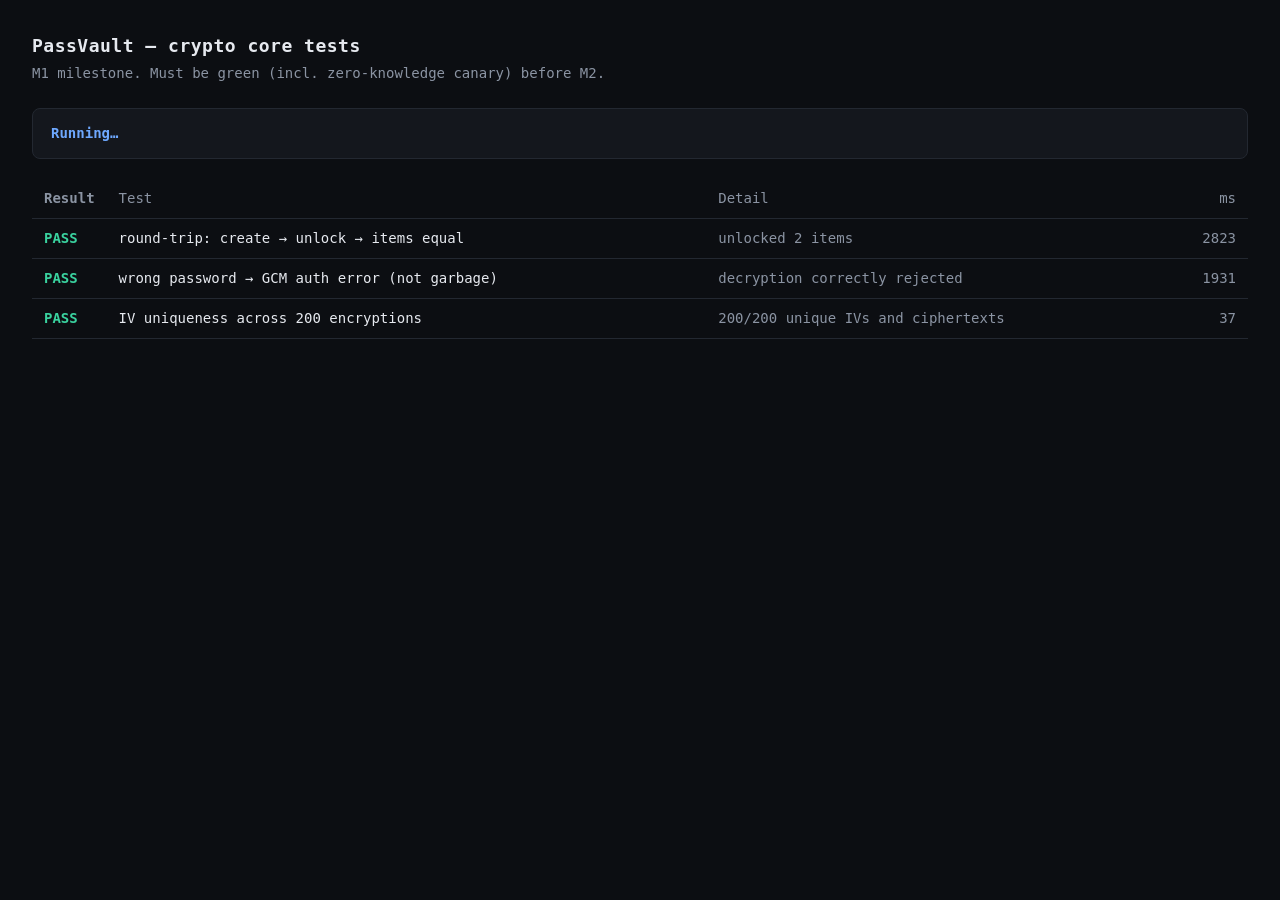
<file: crypto/crypto.test.html>
<!DOCTYPE html>
<html lang="en">
  <head>
    <meta charset="utf-8" />
    <meta name="viewport" content="width=device-width, initial-scale=1" />
    <title>PassVault — crypto core tests</title>
    <!-- argon2-browser bundled build defines globalThis.argon2 (self-contained wasm). -->
    <script src="./vendor/argon2-bundled.min.js"></script>
    <style>
      :root {
        color-scheme: dark;
        --bg: #0c0e12;
        --panel: #14171d;
        --line: #232831;
        --fg: #e6e9ef;
        --muted: #8b94a3;
        --pass: #3ad29f;
        --fail: #ff5d6c;
        --accent: #6ea8fe;
      }
      * { box-sizing: border-box; }
      body {
        margin: 0;
        background: var(--bg);
        color: var(--fg);
        font: 14px/1.5 ui-monospace, "SFMono-Regular", Menlo, Consolas, monospace;
        padding: 32px;
      }
      h1 { font-size: 18px; margin: 0 0 4px; letter-spacing: 0.5px; }
      .sub { color: var(--muted); margin: 0 0 24px; }
      #banner {
        padding: 14px 18px;
        border-radius: 8px;
        font-weight: 600;
        margin-bottom: 20px;
        border: 1px solid var(--line);
        background: var(--panel);
      }
      #banner.pass { color: var(--pass); border-color: var(--pass); }
      #banner.fail { color: var(--fail); border-color: var(--fail); }
      #banner.running { color: var(--accent); }
      table { width: 100%; border-collapse: collapse; }
      th, td {
        text-align: left;
        padding: 9px 12px;
        border-bottom: 1px solid var(--line);
        vertical-align: top;
      }
      th { color: var(--muted); font-weight: 500; }
      .status { width: 70px; font-weight: 700; }
      .status.pass { color: var(--pass); }
      .status.fail { color: var(--fail); }
      .detail { color: var(--muted); white-space: pre-wrap; }
      .time { color: var(--muted); width: 80px; text-align: right; }
    </style>
  </head>
  <body>
    <h1>PassVault — crypto core tests</h1>
    <p class="sub">M1 milestone. Must be green (incl. zero-knowledge canary) before M2.</p>
    <div id="banner" class="running">Running…</div>
    <table>
      <thead>
        <tr>
          <th class="status">Result</th>
          <th>Test</th>
          <th>Detail</th>
          <th class="time">ms</th>
        </tr>
      </thead>
      <tbody id="rows"></tbody>
    </table>

    <script type="module">
      import * as cv from "./crypto.js";

      const rows = document.getElementById("rows");
      const banner = document.getElementById("banner");
      const results = [];
      window.__RESULTS__ = results;
      window.__DONE__ = false;

      function assert(cond, msg) {
        if (!cond) throw new Error(msg || "assertion failed");
      }
      function bytesEq(a, b) {
        return cv.constantTimeEqual(a, b);
      }

      async function test(name, fn) {
        const t0 = performance.now();
        let ok = true;
        let detail = "";
        try {
          detail = (await fn()) || "ok";
        } catch (e) {
          ok = false;
          detail = String(e && e.stack ? e.message : e);
        }
        const ms = (performance.now() - t0).toFixed(0);
        results.push({ name, ok, detail, ms });
        const tr = document.createElement("tr");
        tr.innerHTML = `
          <td class="status ${ok ? "pass" : "fail"}">${ok ? "PASS" : "FAIL"}</td>
          <td>${name}</td>
          <td class="detail"></td>
          <td class="time">${ms}</td>`;
        tr.querySelector(".detail").textContent = detail;
        rows.appendChild(tr);
      }

      const SAMPLE_ITEMS = [
        {
          id: "1",
          title: "Email",
          username: "alice@example.com",
          password: "hunter2-correct-horse",
          url: "https://mail.example.com",
          notes: "primary",
          updatedAt: 1700000000000,
        },
        {
          id: "2",
          title: "Bank",
          username: "alice",
          password: "p@ssw0rd!very#secret",
          url: "https://bank.example.com",
          notes: "",
          updatedAt: 1700000001000,
        },
      ];

      // 1. Round-trip: create account -> unlock -> items equal.
      await test("round-trip: create → unlock → items equal", async () => {
        const { registration, secrets } = await cv.createAccount(
          "MasterPass!123",
          "Alice@Example.com",
          SAMPLE_ITEMS
        );
        // server-bound bundle is exactly what the server would hand back at unlock
        const bundle = {
          kdfSalt: registration.kdfSalt,
          kdfParams: registration.kdfParams,
          protectedVaultKey: registration.protectedVaultKey,
          vaultBlob: registration.vaultBlob,
        };
        const out = await cv.unlock("MasterPass!123", bundle);
        assert(
          JSON.stringify(out.items) === JSON.stringify(SAMPLE_ITEMS),
          "decrypted items differ from original"
        );
        assert(bytesEq(out.vaultKey, secrets.vaultKey), "vaultKey mismatch");
        assert(registration.email === "alice@example.com", "email not lowercased");
        return `unlocked ${out.items.length} items`;
      });

      // 2. Wrong password fails to unwrap with a GCM auth error (no silent garbage).
      await test("wrong password → GCM auth error (not garbage)", async () => {
        const { registration } = await cv.createAccount(
          "CorrectPass#1",
          "bob@example.com",
          SAMPLE_ITEMS
        );
        const bundle = {
          kdfSalt: registration.kdfSalt,
          kdfParams: registration.kdfParams,
          protectedVaultKey: registration.protectedVaultKey,
          vaultBlob: registration.vaultBlob,
        };
        let threw = false;
        try {
          await cv.unlock("WrongPass#1", bundle);
        } catch (e) {
          threw = true;
        }
        assert(threw, "wrong password did NOT throw — silent garbage risk");
        return "decryption correctly rejected";
      });

      // 3. IV uniqueness across N encryptions of identical plaintext.
      await test("IV uniqueness across 200 encryptions", async () => {
        const key = cv.randomBytes(32);
        const N = 200;
        const ivs = new Set();
        const cts = new Set();
        for (let i = 0; i < N; i++) {
          const b64 = await cv.aesGcmEncrypt(key, new TextEncoder().encode("same"));
          const raw = cv.fromBase64(b64);
          ivs.add(cv.toBase64(raw.subarray(0, 12)));
          cts.add(b64);
        }
        assert(ivs.size === N, `IV collision: ${ivs.size}/${N} unique`);
        assert(cts.size === N, `ciphertext collision: ${cts.size}/${N} unique`);
        return `${ivs.size}/${N} unique IVs and ciphertexts`;
      });

      // 4. Recovery round-trip: unwrap via recovery code, set new MP, unlock.
      await test("recovery: code → unwrap → new MP → unlock", async () => {
        const { registration, recoveryCode } = await cv.createAccount(
          "OldMaster$1",
          "carol@example.com",
          SAMPLE_ITEMS
        );
        // server hands back recovery bundle for /api/recover/prelogin
        const recoverBundle = {
          recoverySalt: registration.recoverySalt,
          kdfParams: registration.kdfParams,
          recoveryProtectedVaultKey: registration.recoveryProtectedVaultKey,
        };
        const { submit, secrets } = await cv.buildRecoverySubmit(
          recoveryCode,
          recoverBundle,
          "BrandNewMaster$2"
        );
        // server now stores new {kdf_salt, auth_hash, protected_vault_key}; blob untouched.
        const newBundle = {
          kdfSalt: submit.newKdfSalt,
          kdfParams: registration.kdfParams,
          protectedVaultKey: submit.newProtectedVaultKey,
          vaultBlob: registration.vaultBlob,
        };
        const out = await cv.unlock("BrandNewMaster$2", newBundle);
        assert(
          JSON.stringify(out.items) === JSON.stringify(SAMPLE_ITEMS),
          "items lost across recovery"
        );
        assert(bytesEq(out.vaultKey, secrets.vaultKey), "vaultKey changed in recovery");
        // wrong recovery code must fail
        let threw = false;
        try {
          await cv.recoverWithCode("WRONG-CODE-0000-0000", recoverBundle);
        } catch {
          threw = true;
        }
        assert(threw, "wrong recovery code did not throw");
        return "recovered, re-wrapped, unlocked; wrong code rejected";
      });

      // 4b. Password change keeps the SAME vaultKey and re-unlocks.
      await test("password change: re-wrap same vaultKey, unlock", async () => {
        const { registration } = await cv.createAccount(
          "FirstPass!9",
          "dave@example.com",
          SAMPLE_ITEMS
        );
        const opened = await cv.unlock("FirstPass!9", {
          kdfSalt: registration.kdfSalt,
          kdfParams: registration.kdfParams,
          protectedVaultKey: registration.protectedVaultKey,
          vaultBlob: registration.vaultBlob,
        });
        const changed = await cv.changePassword("SecondPass!9", opened.vaultKey);
        const reopened = await cv.unlock("SecondPass!9", {
          kdfSalt: changed.kdfSalt,
          kdfParams: changed.kdfParams,
          protectedVaultKey: changed.protectedVaultKey,
          vaultBlob: registration.vaultBlob, // NOT re-encrypted
        });
        assert(bytesEq(reopened.vaultKey, opened.vaultKey), "vaultKey changed on pw change");
        assert(
          JSON.stringify(reopened.items) === JSON.stringify(SAMPLE_ITEMS),
          "items lost on pw change"
        );
        return "same vaultKey, blob untouched, unlocked with new MP";
      });

      // 5. ZERO-KNOWLEDGE canary: the literal secret must not appear in any
      //    server-bound payload.
      await test("zero-knowledge: canary absent from server payloads", async () => {
        const CANARY = "S3CRET-CANARY";
        const items = [
          {
            id: "x",
            title: "Canary",
            username: "canary-user",
            password: CANARY,
            url: "https://example.com",
            notes: `note containing ${CANARY} inline`,
            updatedAt: 1700000002000,
          },
        ];
        const { registration } = await cv.createAccount(
          "ZkMaster!1",
          "erin@example.com",
          items
        );
        // Every field the client sends to the server:
        const serverBound = {
          authHash: registration.authHash,
          protectedVaultKey: registration.protectedVaultKey,
          vaultBlob: registration.vaultBlob,
          recoveryAuthHash: registration.recoveryAuthHash,
          recoveryProtectedVaultKey: registration.recoveryProtectedVaultKey,
          recoverySalt: registration.recoverySalt,
          kdfSalt: registration.kdfSalt,
        };
        const wire = JSON.stringify(serverBound);
        assert(
          !wire.includes(CANARY),
          `canary "${CANARY}" leaked into server payload!`
        );
        // also assert the canary substrings don't leak (defense against partials)
        for (const part of [CANARY, "canary-user", "canary"]) {
          assert(!wire.includes(part), `substring "${part}" leaked into payload`);
        }
        // sanity: the canary DOES survive a real unlock (proves the test is meaningful)
        const out = await cv.unlock("ZkMaster!1", {
          kdfSalt: registration.kdfSalt,
          kdfParams: registration.kdfParams,
          protectedVaultKey: registration.protectedVaultKey,
          vaultBlob: registration.vaultBlob,
        });
        assert(out.items[0].password === CANARY, "canary not recoverable on unlock");
        return "no plaintext leak; canary recoverable only after client-side unlock";
      });

      // 6. KDF params are exactly the spec values (no PBKDF2 / weakened params).
      await test("KDF params match spec exactly (Argon2id 64MiB/t=3/p=1)", async () => {
        assert(cv.KDF_PARAMS.type === "argon2id", "not argon2id");
        assert(cv.KDF_PARAMS.mem === 65536, "mem != 64 MiB");
        assert(cv.KDF_PARAMS.time === 3, "time != 3");
        assert(cv.KDF_PARAMS.parallelism === 1, "parallelism != 1");
        assert(cv.KDF_PARAMS.hashLen === 32, "hashLen != 32");
        return "argon2id mem=65536KiB time=3 p=1 len=32";
      });

      // 7. Recovery code shape: 128-bit, Crockford base32, grouped.
      await test("recovery code: 128-bit Crockford, normalizes for KDF", async () => {
        const code = cv.generateRecoveryCode();
        const symbols = code.replace(/-/g, "");
        assert(symbols.length >= 26, `expected >=26 symbols for 128 bits, got ${symbols.length}`);
        assert(/^[0-9A-HJKMNP-TV-Z-]+$/.test(code), "non-Crockford chars present");
        // normalization is stable & strips formatting
        const n1 = cv.normalizeRecoveryCode(code);
        const n2 = cv.normalizeRecoveryCode(code.toLowerCase().replace(/-/g, " "));
        assert(n1 === n2, "normalization not stable across formatting");
        return `code=${code}`;
      });

      // finalize
      const passed = results.filter((r) => r.ok).length;
      const failed = results.length - passed;
      window.__DONE__ = true;
      window.__SUMMARY__ = { passed, failed, total: results.length };
      if (failed === 0) {
        banner.className = "pass";
        banner.textContent = `ALL GREEN — ${passed}/${results.length} tests passed`;
      } else {
        banner.className = "fail";
        banner.textContent = `FAILED — ${failed} of ${results.length} tests failing`;
      }
    </script>
  </body>
</html>
</file>
